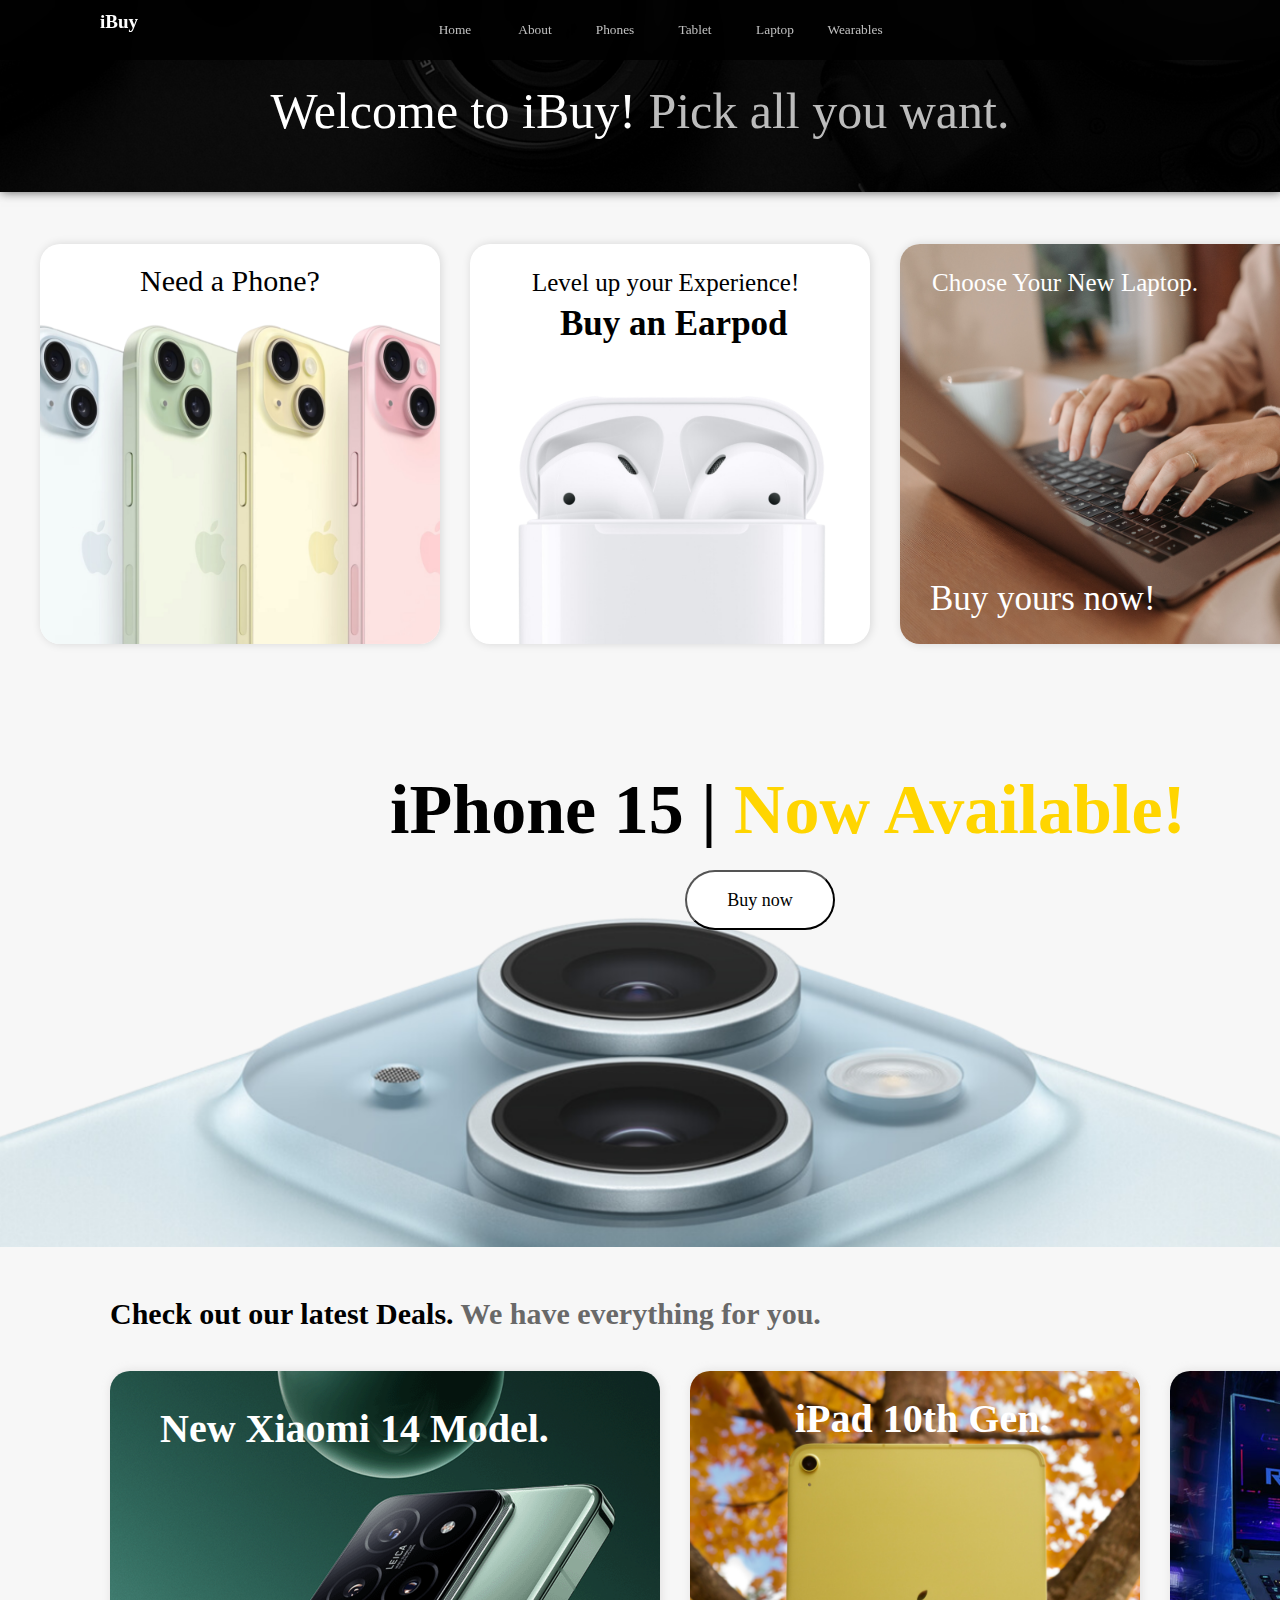
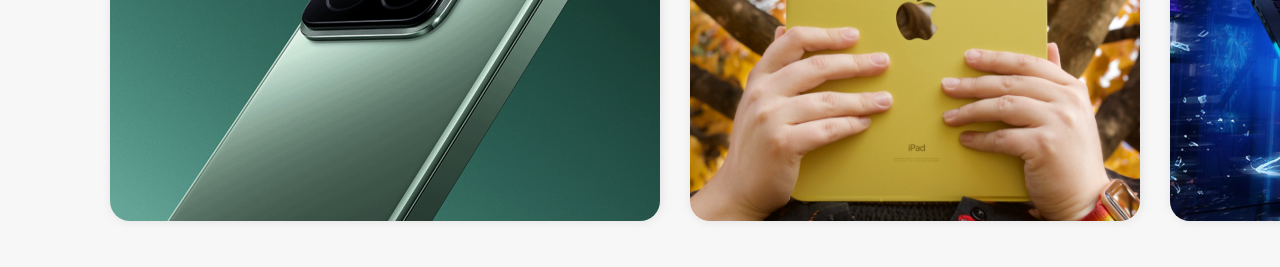
<file: CaseStudy/index.html>
<!DOCTYPE html>
<html lang="en">
<head>
    <meta charset="UTF-8">
    <meta name="viewport" content="width=device-width, initial-scale=1.0">
    <title>Home</title>
    <link rel="stylesheet" type="text/css" href="styleHome.css">
    <script src="JavaScript.js"></script>
</head>
<body id="body2">
    <section>
        <section id="navbar">
            <h1 class="logo">i<span class="logo2">Buy</span></h1>
            <a href="log.html"> <input type="image" class = "logBtn" src="img\log.png"/></a>
            <div class="btnContainer">
                <button class="btn">
                    <p>Home</p>
                </button>
                <button class="btn">
                    <p>About</p>
                </button>
                <button class="btn" onclick= "window.location.href='phone.html#section1'">
                    <p>Phones</p>
                </button>
                <button class="btn" onclick= "window.location.href='phone.html#section2'">
                    <p>Tablet</p>
                </button>
                <button class="btn" onclick= "window.location.href='phone.html#section3'">
                    <p>Laptop</p>
                </button>
                <button class="btn">
                    <p>Wearables</p>
                </button>
            </div>
            <div class="subMenu">
                    
            </div>
        </section>
    </section>
    <section id="sec1">
        <div id="welcomeContainer">
            <h1 class="welcomeTitle">
                Welcome to iBuy!
                <span class="subTitle"> Pick all you want.</span>
            </h1>
        </div>
            <div id="choices1">
                <div class="choice" onclick="goToPhoneShop()">
                    <img class="imgChoices" src="img\HomeImg\1.png">
                    <p class="choiceTitle1">Need a Phone?</p>
                </div>
                <div class="choice">
                    <img class="imgChoices" src="img\HomeImg\4.png">
                    <p class="choiceTitle2">Level up your Experience!</p>
                    <p class="desc2">Buy an Earpod</p>
                </div>
                <div class="choice">
                    <img class="imgChoices" src="img\HomeImg\2.png">
                    <p class="choiceTitle3">Choose Your New Laptop.</p>
                    <p class="desc3">Buy yours now!</p>
                </div>
                <div class="choice">
                    <img class="imgChoices" src="img\HomeImg\3.png">
                    <p class="choiceTitle4">Get a Companion.</p>
                    <p class="desc4">Get a Tablet.</p>
                </div>
                <div class="choice2">
                    <img class="imgChoices" src="img\HomeImg\5.png">
                    <p class="choiceTitle">Earpods</p>
                </div>
            </div>
        
        <p class="hlImg1Title">iPhone 15 | <span class="subTitle2">Now Available!</span></p>
        <div id="highlightDeals">
            <button id="buy1"> Buy now</button>
            <img class="hlImg1" src="img\iPhoneHighlights.png">
        </div>
        <p class="titleDeals">Check out our latest Deals. <span class="subTitle3"> We have everything for you. </span></p>
        <div id="1">
            <div id="containerDeals">
                <div class="deal1">
                    <img class="dealsImg" src="img\HomeImg\xiaomi14.png">
                    <p class="dealDescTitle1"> New Xiaomi 14 Model.</p>
                </div>
                <div class="deal2">
                    <img class="dealsImg2" src="img\HomeImg\iPadNew.png">
                    <p class="dealDescTitle2"> iPad 10th Gen.</p>
                </div>
                <div class="deal3">
                    <img class="dealsImg3" src="img\HomeImg\rogNew.png">
                    <p class="dealDescTitle3"> ASUS ROG Strix</p>
                </div>
                <section class="divider">
                    <div class="deal4">
                        <img class="dealsImg4" src="img\HomeImg\airpodsNew.png">
                    </div>
                    <div class="deal5">
                        <img class="dealsImg4" src="img\HomeImg\watchNew.png">
                    </div>
                </section>
            </div>
        </div>
    </section>
</body>
</html>
</file>
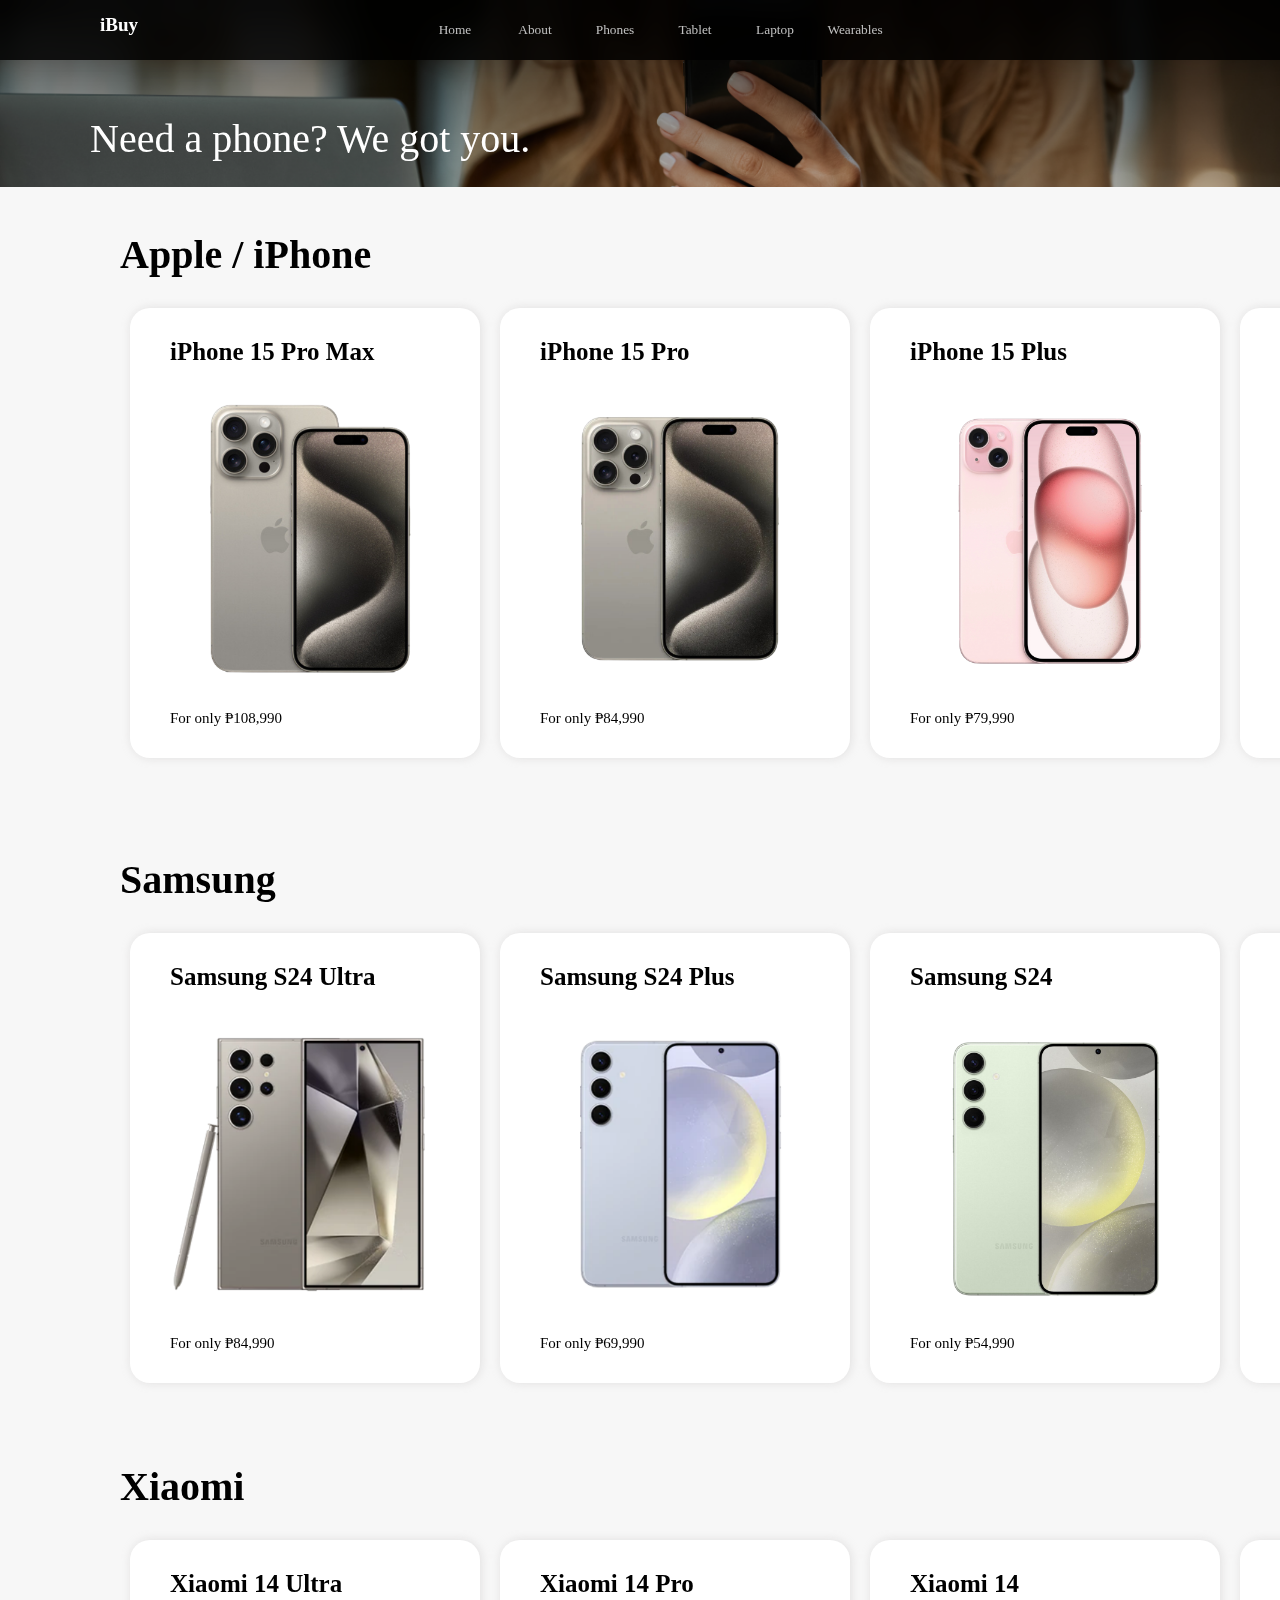
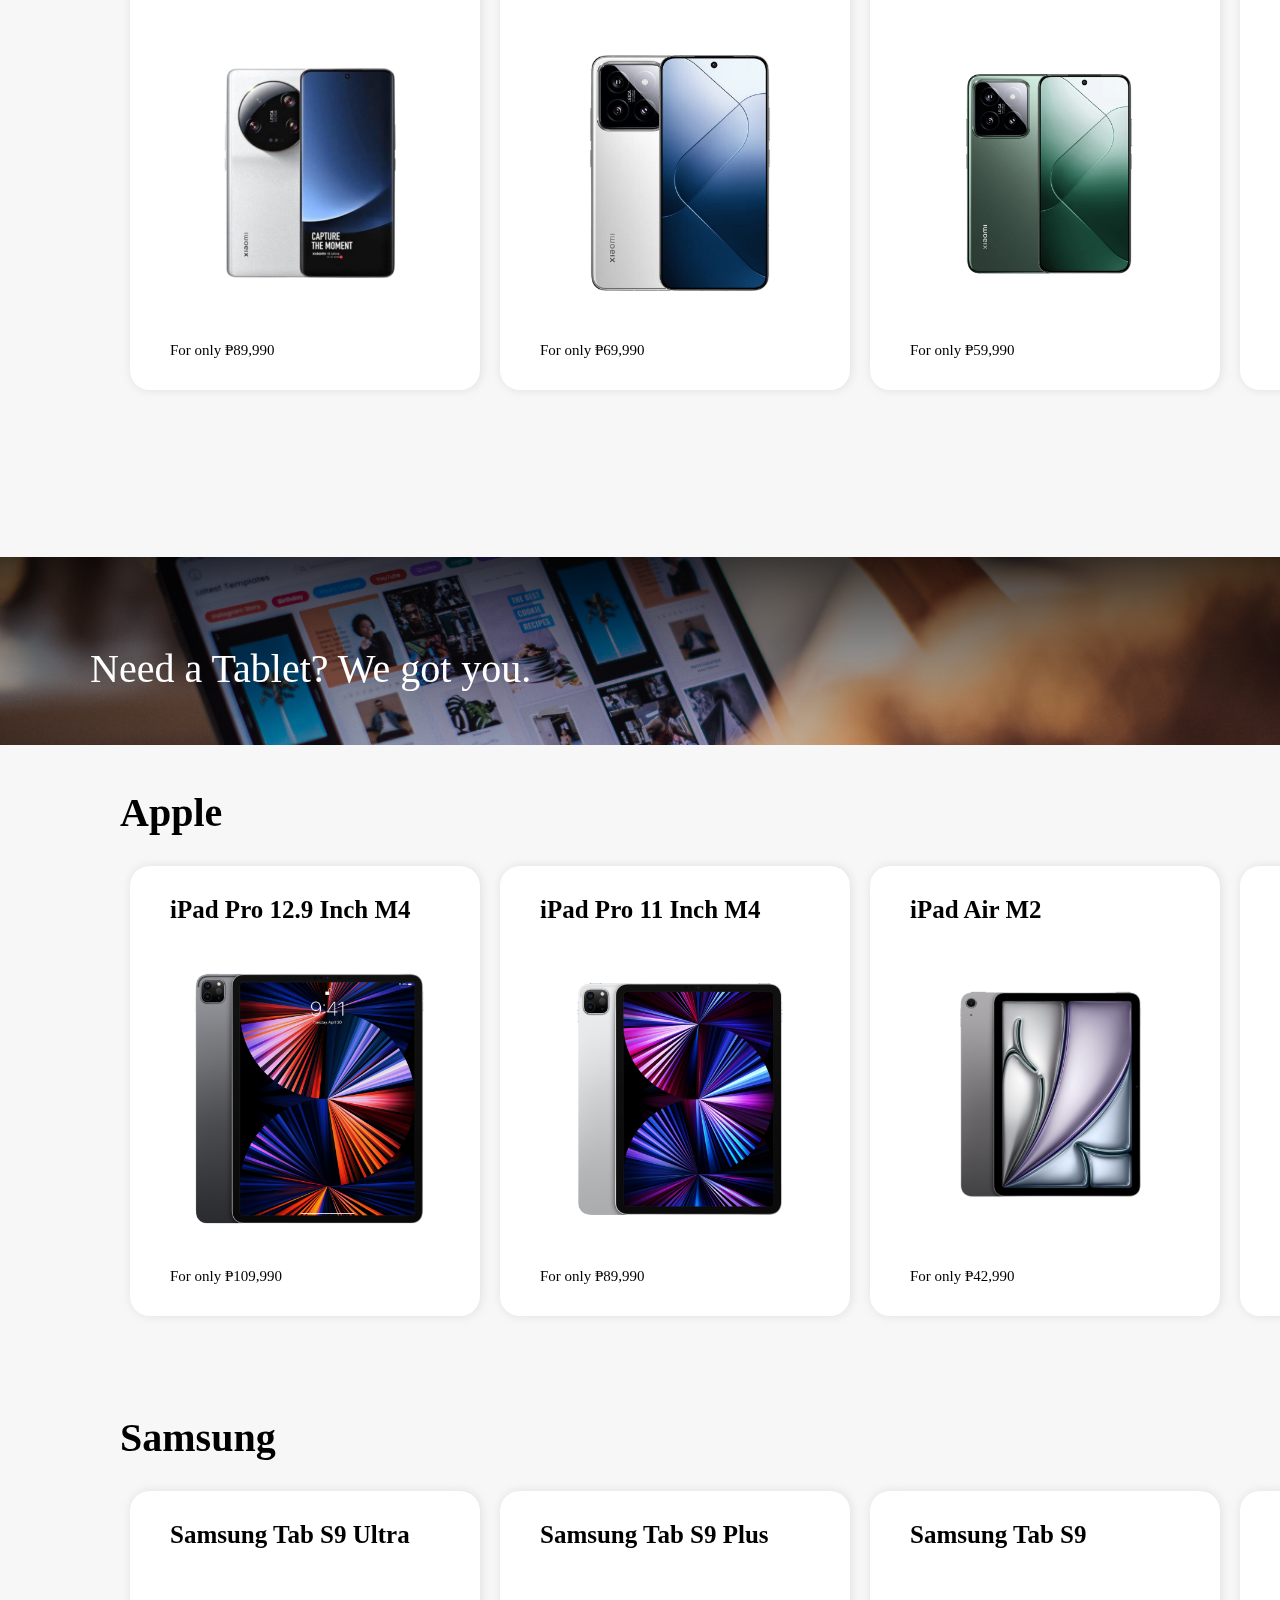
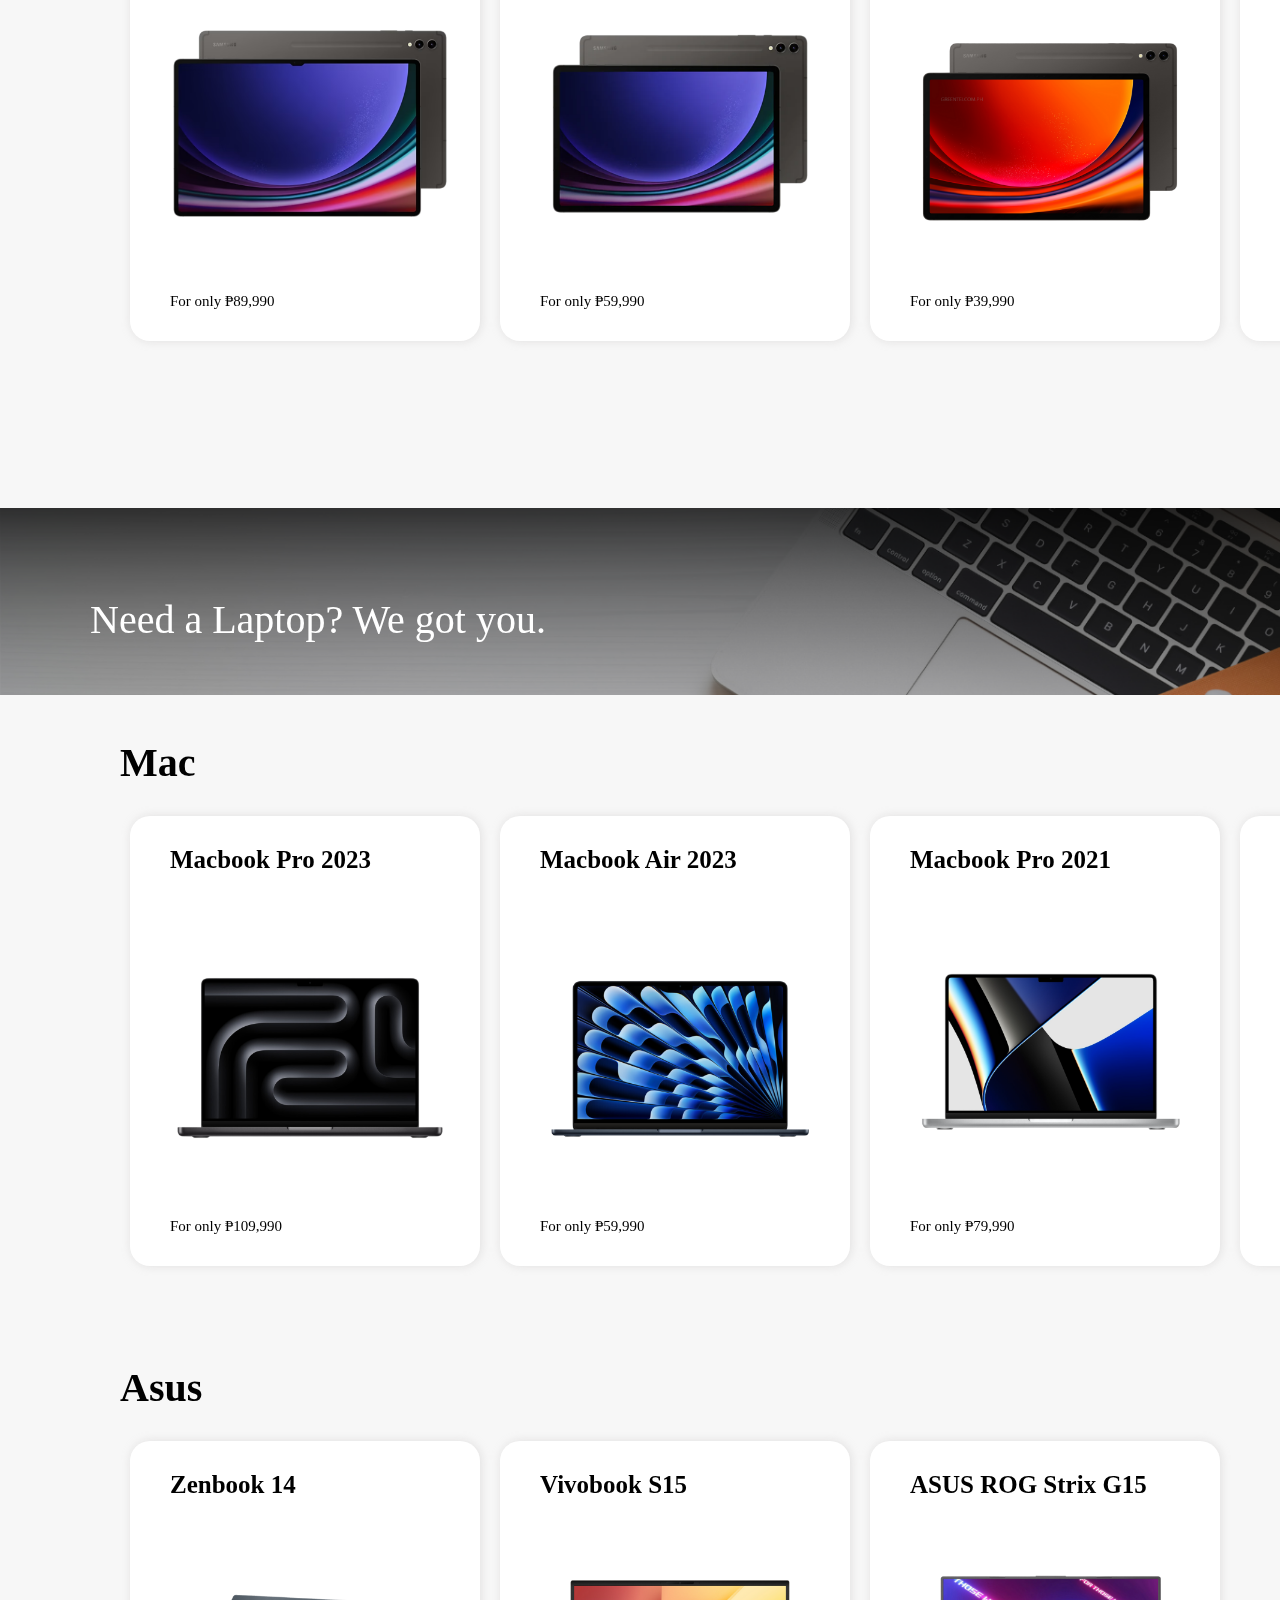
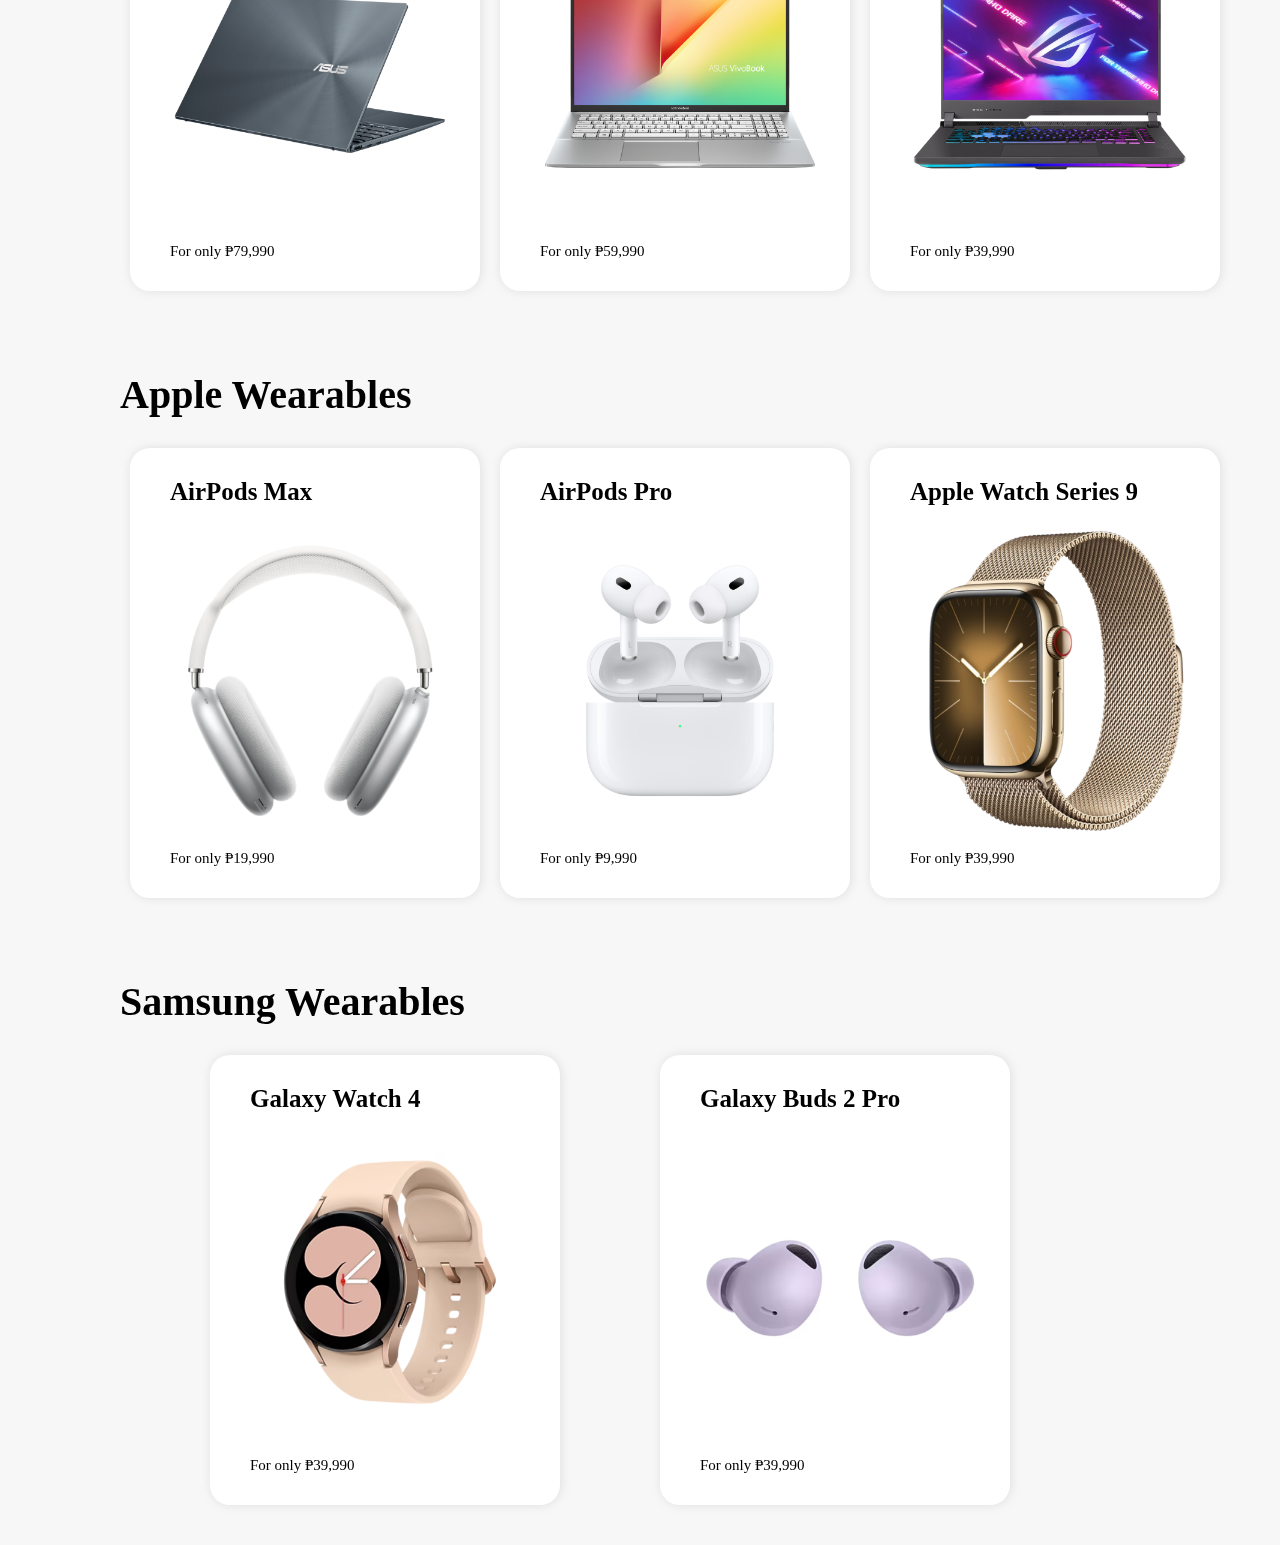
<file: CaseStudy/phone.html>
<!DOCTYPE html>
<html lang="en">
<head>
    <meta charset="UTF-8">
    <meta name="viewport" content="width=device-width, initial-scale=1.0">
    <title>Phone Shop</title>
    <link rel="stylesheet" type="text/css" href="stylePhone.css">
    <script src="JavaScript.js"></script>
</head>
<body id="body1">
    <section>
        <div id="navbar">
            <h1 class="logo">i<span class="logo2">Buy</span></h1>
            <a href="log.html"> <input type="image" class = "logBtn" src="img\log.png"/></a>
            <button class="cart" onclick="addToCart()">
                <img class="cartImg" src="img\cart.png">
            </button>
            <div class="btnContainer">
                <button class="btn" onclick="gotoHome()">
                    <p>Home</p>
                </button>
                <button class="btn">
                    <p>About</p>
                </button>
                <button class="btn" onclick= "window.location.href='#section1'">
                    <p>Phones</p>
                </button>
                <button class="btn" onclick= "window.location.href='#section2'">
                    <p>Tablet</p>
                </button>
                <button class="btn" onclick= "window.location.href='#section3'">
                    <p>Laptop</p>
                </button>
                <button class="btn">
                    <p>Wearables</p>
                </button>
            </div>
            <div class="subMenu">
                    
            </div>
        </div>
    </section>

    <section id="cartContainer">
        <div id="container4">
            <button id="backButton" onclick="exitCart()">
                Back
            </button>
            <div id="itemContainer">
                <h5 class="cartTitle">
                    Your Cart:
                </h5>
                <div id="listContainer">

                </div>
                <div class="totalContainer">
                    <button id="checkOutButton">Check Out</button>
                    <div class="totalPriceTitle">Total Amount: </div>
                    <div class="totalPrice"> 0.00 </div>
                </div>
            </div>
        </div>
    </section>

    <section id="container">
        <div id="addToCart">
            <div id="close" onclick="toggleOff()">
                <div class="shape1"></div>
                <div class="shape2"></div>
            </div>
            <div id="container2">
                <img id="imagePreview"src="img\iPhone15ProMax.png">
            </div>
            <div id="detailContainer">
                <div class="productInfo">
                    <table class="table1">
                        <tr>
                            <th class="priceTitle"> Price: </th>
                            <td id="priceInfo"> </td>
                        </tr>
                    </table>
                    <label class="colorTitle">Color:</label>
                    <label class="storageTitle">Storage:</label>
                    <div id="containerStorage">
                        <button id="stor1" onclick="getStorage(this.id)"> 256GB </button>
                        <button id="stor2" onclick="getStorage(this.id)"> 512GB </button>
                    </div>
                    <div id="colorStorage">
                        <button id="color1" onclick="getColor(this.id)">  </button>
                        <button id="color2" onclick="getColor(this.id)">  </button>
                        <button id="color3" onclick="getColor(this.id)">  </button>
                    </div>
                    <h1 id="Title1">
                        Product
                    </h1>
                </div>
            </div>
            <button class="add" onclick="addtocart1(event);">
                Add To Cart
            </button>
        </div>
    </section>

    <section id="shop-container" class="sho">
        <p class="bannerTitle"> Need a phone? We got you.</p>
        <img id="section1" class="banner" src="img\banner.png">
        <section id="iPhone">
            <button id="next" value="con1" onclick="scrolltoRight(this.id)"> </button>
            <button id="back" value="con1" onclick="scrolltoLeft(this.id)"> </button>
            <p class="iphoneLbl"> Apple / iPhone </p> 
            <div id= "con1"class="phoneContainer1">
                <div class="divider"></div>
                <div id="1" class = "productContainer" onclick="toggle(), collectData(this.id)">
                    <p class="productTitle"> iPhone 15 Pro Max</p>
                    <img class="phoneIMG" src ="img\Phones\Apple\iPhone15ProMax.png">
                    <p class="price">For only ₱108,990</p>
                </div>
                <div id="2" class = "productContainer" onclick="toggle(), collectData(this.id)">
                    <p class="productTitle"> iPhone 15 Pro</p>
                    <img class="phoneIMG" src ="img\Phones\Apple\iphone15pro.png">
                    <p class="price">For only ₱84,990</p>
                </div>
                <div id="3" class = "productContainer" onclick="toggle(), collectData(this.id)">
                    <p class="productTitle"> iPhone 15 Plus</p>
                    <img class="phoneIMG" src ="img\Phones\Apple\iphone15plus.png">
                    <p class="price">For only ₱79,990</p>
                </div>
                <div id="4" class = "productContainer" onclick="toggle(), collectData(this.id)">
                    <p class="productTitle"> iPhone 15</p>
                    <img class="phoneIMG" src ="img\Phones\Apple\iphone15.png">
                    <p class="price">For only ₱69,990</p>
                </div>
                <div id="5" class = "productContainer" onclick="toggle(), collectData(this.id)">
                    <p class="productTitle"> iPhone 14</p>
                    <img class="phoneIMG" src ="img\Phones\Apple\iphone14.png">
                    <p class="price">For only ₱40,990</p>
                </div>
                <div class="divider"></div>
            </div>
        </section>

        <br>

        <section id="Samsung">
            <p class="iphoneLbl"> Samsung </p> 
            <div class="phoneContainer2">
                <div class="divider"></div>
                <div id="6" class = "productContainer" onclick="toggle(), collectData(this.id)">
                    <p class="productTitle"> Samsung S24 Ultra</p>
                    <img class="phoneIMG" src ="img\Phones\Samsung\s24ultra.png">
                    <p class="price">For only ₱84,990</p>
                </div>
                <div id="7" class = "productContainer"  onclick="toggle(), collectData(this.id)">
                    <p class="productTitle"> Samsung S24 Plus</p>
                    <img class="phoneIMG" src ="img/Phones/Samsung/s24plus.png">
                    <p class="price">For only ₱69,990</p>
                </div>
                <div id="8" class = "productContainer" onclick="toggle(), collectData(this.id)">
                    <p class="productTitle"> Samsung S24 </p>
                    <img class="phoneIMG" src ="img/Phones/Samsung/s24.png">
                    <p class="price">For only ₱54,990</p>
                </div>
                <div id="9" class = "productContainer" onclick="toggle(), collectData(this.id)">
                    <p class="productTitle"> Samsung A55</p>
                    <img class="phoneIMG" src ="img\Phones\Samsung\a55.png">
                    <p class="price">For only ₱24,990</p>
                </div>
                <div id="10" class = "productContainer" onclick="toggle(), collectData(this.id)">
                    <p class="productTitle"> Samsung A35</p>
                    <img class="phoneIMG" src ="img\Phones\Samsung\a35.png">
                    <p class="price">For only ₱19,990</p>
                </div>
                <div id="11" class = "productContainer" onclick="toggle(), collectData(this.id)">
                    <p class="productTitle"> Samsung A05</p>
                    <img class="phoneIMG" src ="img\Phones\Samsung\a05.png">
                    <p class="price">For only ₱5,990</p>
                </div>
                <div class="divider"></div>
            </div>

        </section>
        <section id="Xiaomi">
            <p class="iphoneLbl"> Xiaomi </p> 
            <div class="phoneContainer1">
                <div class="divider"></div>
                <div id="36" class = "productContainer" onclick="toggle(), collectData(this.id)">
                    <p class="productTitle"> Xiaomi 14 Ultra</p>
                    <img class="phoneIMG" src ="img\Phones\Xiaomi\Xiaomi 14 Ultra.png">
                    <p class="price">For only ₱89,990</p>
                </div>
                <div id="37" class = "productContainer" onclick="toggle(), collectData(this.id)">
                    <p class="productTitle"> Xiaomi 14 Pro</p>
                    <img class="phoneIMG" src ="img\Phones\Xiaomi\Xiaomi 14 Pro.png">
                    <p class="price">For only ₱69,990</p>
                </div>
                <div id="38" class = "productContainer" onclick="toggle(), collectData(this.id)">
                    <p class="productTitle"> Xiaomi 14</p>
                    <img class="phoneIMG" src ="img\Phones\Xiaomi\Xiaomi 14.png">
                    <p class="price">For only ₱59,990</p>
                </div>
                <div id="39" class = "productContainer" onclick="toggle(), collectData(this.id)">
                    <p class="productTitle"> Redmi Note 13 Pro Ultra 5G </p>
                    <img class="phoneIMG" src ="img\Phones\Xiaomi\Redmi Note 13 Pro Ultra 5G.png">
                    <p class="price">For only ₱49,990</p>
                </div>
                <div id="40" class = "productContainer" onclick="toggle(), collectData(this.id)">
                    <p class="productTitle"> Redmi Note 13 Pro 5G </p>
                    <img class="phoneIMG" src ="img\Phones\Xiaomi\Redmi Note 13 Pro 5G.png">
                    <p class="price">For only ₱40,990</p>
                </div>
                <div id="41" class = "productContainer" onclick="toggle(), collectData(this.id)">
                    <p class="productTitle"> Redmi Note 13 Pro 4G </p>
                    <img class="phoneIMG" src ="img\Phones\Xiaomi\Redmi Note 13 Pro 4G.png">
                    <p class="price">For only ₱40,990</p>
                </div>
                <div id="42" class = "productContainer" onclick="toggle(), collectData(this.id)">
                    <p class="productTitle"> Redmi Note 13 4G </p>
                    <img class="phoneIMG" src ="img\Phones\Xiaomi\Redmi Note 13 4G.png">
                    <p class="price">For only ₱40,990</p>
                </div>
                <div class="divider"></div>
            </div>

            </div>
        </section>

        <p class="bannerTitle2"> Need a Tablet? We got you.</p>
        <img id="section2" class="banner" src="img\banner3.png">

        <section id="AppleTablet">
            <p class="iphoneLbl"> Apple </p> 
            <div class="phoneContainer1">
                <div class="divider"></div>
                <div id="12" class = "productContainer" onclick="toggle(), collectData(this.id)">
                    <p class="productTitle"> iPad Pro 12.9 Inch M4 </p>
                    <img class="phoneIMG" src ="img\Tablets\Apple\iPad Pro 12.9.png">
                    <p class="price">For only ₱109,990</p>
                </div>
                <div id="13" class = "productContainer" onclick="toggle(), collectData(this.id)">
                    <p class="productTitle"> iPad Pro 11 Inch M4 </p>
                    <img class="phoneIMG" src ="img\Tablets\Apple\iPad Pro 11.png">
                    <p class="price">For only ₱89,990</p>
                </div>
                <div id="14" class = "productContainer" onclick="toggle(), collectData(this.id)">
                    <p class="productTitle"> iPad Air M2  </p>
                    <img class="phoneIMG" src ="img\Tablets\Apple\iPad Air 11.png">
                    <p class="price">For only ₱42,990</p>
                </div>
                <div id="15" class = "productContainer" onclick="toggle(), collectData(this.id)">
                    <p class="productTitle"> iPad 10th Generation</p>
                    <img class="phoneIMG" src ="img\Tablets\Apple\iPad 10th Gen.png">
                    <p class="price">For only ₱28,990</p>
                </div>
                <div id="16" class = "productContainer" onclick="toggle(), collectData(this.id)">
                    <p class="productTitle"> iPad Mini 6 </p>
                    <img class="phoneIMG" src ="img\Tablets\Apple\iPad Mini 6.png">
                    <p class="price">For only ₱25,990</p>
                </div>
                <div class="divider"></div>
            </div>
        </section>

        <br>

        <section id="SamsungTablet">
            <p class="iphoneLbl"> Samsung </p> 
            <div class="phoneContainer2">
                <div class="divider"></div>
                <div id="17" class = "productContainer" onclick="toggle(), collectData(this.id)">
                    <p class="productTitle"> Samsung Tab S9 Ultra</p>
                    <img class="phoneIMG" src ="img\Tablets\Samsung\s9 Ultra.png">
                    <p class="price">For only ₱89,990</p>
                </div>
                <div id="18" class = "productContainer"  onclick="toggle(), collectData(this.id)">
                    <p class="productTitle"> Samsung Tab S9 Plus</p>
                    <img class="phoneIMG" src ="img\Tablets\Samsung\s9 Plus.png">
                    <p class="price">For only ₱59,990</p>
                </div>
                <div id="19" class = "productContainer" onclick="toggle(), collectData(this.id)">
                    <p class="productTitle"> Samsung Tab S9 </p>
                    <img class="phoneIMG" src ="img\Tablets\Samsung\Samsung Tab S9.png">
                    <p class="price">For only ₱39,990</p>
                </div>
                <div id="20" class = "productContainer" onclick="toggle(), collectData(this.id)">
                    <p class="productTitle"> Samsung Tab S9 FE </p>
                    <img class="phoneIMG" src ="img\Tablets\Samsung\Samsung Tab s9 FE.png">
                    <p class="price">For only 24,990</p>
                </div>
                <div id="21" class = "productContainer" onclick="toggle(), collectData(this.id)">
                    <p class="productTitle"> Samsung Tab A9+</p>
                    <img class="phoneIMG" src ="img\Tablets\Samsung\Samsung Tab A9+.png">
                    <p class="price">For only ₱19,990</p>
                </div>
                <div id="22" class = "productContainer" onclick="toggle(), collectData(this.id)">
                    <p class="productTitle"> Samsung Tab a9</p>
                    <img class="phoneIMG" src ="img\Tablets\Samsung\Samsung Tab A9.png">
                    <p class="price">For only ₱9,990</p>
                </div>
                <div class="divider"></div>
            </div>
        </section>

        <p class="bannerTitle2"> Need a Laptop? We got you.</p>
        <img id="section3" class="banner" src="img\banner2.png">
        <section id="MacApple">
            <p class="iphoneLbl"> Mac </p> 
            <div class="phoneContainer1">
                <div class="divider"></div>
                <div id="23" class = "productContainer" onclick="toggle(), collectData(this.id)">
                    <p class="productTitle"> Macbook Pro 2023 </p>
                    <img class="phoneIMG" src ="img\Laptops\Apple\Macbook Pro M3 2023.png">
                    <p class="price">For only ₱109,990</p>
                </div>
                <div id="24" class = "productContainer" onclick="toggle(), collectData(this.id)">
                    <p class="productTitle"> Macbook Air 2023 </p>
                    <img class="phoneIMG" src ="img\Laptops\Apple\Macbook Air M3 2023.png">
                    <p class="price">For only ₱59,990</p>
                </div>
                <div id="25" class = "productContainer" onclick="toggle(), collectData(this.id)">
                    <p class="productTitle"> Macbook Pro 2021 </p>
                    <img class="phoneIMG" src ="img\Laptops\Apple\Macbook Pro M1 2021.png">
                    <p class="price">For only ₱79,990</p>
                </div>
                <div id="26" class = "productContainer" onclick="toggle(), collectData(this.id)">
                    <p class="productTitle"> Macbook Air 2021</p>
                    <img class="phoneIMG" src ="img\Laptops\Apple\Macbook Air M1 2021.png">
                    <p class="price">For only ₱39,990</p>
                </div>
                <div id="27" class = "productContainer" onclick="toggle(), collectData(this.id)">
                    <p class="productTitle"> Mac Mini </p>
                    <img class="phoneIMG" src ="img\Laptops\Apple\Mac Mini.png">
                    <p class="price">For only ₱30,990</p>
                </div>
                <div class="divider"></div>
            </div>
        </section>

        <br>

        <section id="AsusLaptops">
            <p class="iphoneLbl"> Asus </p> 
            <div class="phoneContainer1">
                <div class="divider"></div>
                <div id="28" class = "productContainer" onclick="toggle(), collectData(this.id)">
                    <p class="productTitle">Zenbook 14</p>
                    <img class="phoneIMG" src ="img\Laptops\Asus\Zenbook 14.png">
                    <p class="price">For only ₱79,990</p>
                </div>
                <div id="29" class = "productContainer"  onclick="toggle(), collectData(this.id)">
                    <p class="productTitle">Vivobook S15</p>
                    <img class="phoneIMG" src ="img\Laptops\Asus\Vivbook S15.png">
                    <p class="price">For only ₱59,990</p>
                </div>
                <div id="30" class = "productContainer" onclick="toggle(), collectData(this.id)">
                    <p class="productTitle"> ASUS ROG Strix G15 </p>
                    <img class="phoneIMG" src ="img\Laptops\Asus\Asus ROG Strix G15.png">
                    <p class="price">For only ₱39,990</p>
                </div>
                <div class="divider"></div>
            </div>
        </section>

        <section id="AppleWearables">
            <p class="iphoneLbl"> Apple Wearables </p> 
            <div class="phoneContainer1">
                <div class="divider"></div>
                <div id="31" class = "productContainer" onclick="toggle(), collectData(this.id)">
                    <p class="productTitle">AirPods Max</p>
                    <img class="phoneIMG" src ="img\Wearables\AirPods Max.png">
                    <p class="price">For only ₱19,990</p>
                </div>
                <div id="32" class = "productContainer"  onclick="toggle(), collectData(this.id)">
                    <p class="productTitle">AirPods Pro </p>
                    <img class="phoneIMG" src ="img\Wearables\AirPods Pro 2nd Generation.png">
                    <p class="price">For only ₱9,990</p>
                </div>
                <div id="33" class = "productContainer" onclick="toggle(), collectData(this.id)">
                    <p class="productTitle"> Apple Watch Series 9 </p>
                    <img class="phoneIMG" src ="img\Wearables\Apple Watch Series 9.png">
                    <p class="price">For only ₱39,990</p>
                </div>
                <div class="divider"></div>
            </div>
        </section>

        <section id="SamsungWearables">
            <p class="iphoneLbl"> Samsung Wearables </p> 
            <div class="phoneContainer2">
                <div class="divider"></div>
                <div id="34" class = "productContainer" onclick="toggle(), collectData(this.id)">
                    <p class="productTitle"> Galaxy Watch 4 </p>
                    <img class="phoneIMG" src ="img\Wearables\Galaxy Watch 4.png">
                    <p class="price">For only ₱39,990</p>
                </div>
                <div id="35" class = "productContainer" onclick="toggle(), collectData(this.id)">
                    <p class="productTitle"> Galaxy Buds 2 Pro </p>
                    <img class="phoneIMG" src ="img\Wearables\Galaxy Buds2 Pro.png">
                    <p class="price">For only ₱39,990</p>
                </div>
                <div class="divider"></div>
            </div>
        </section>

    </section>
</body>
</html>
</file>
<file: CaseStudy/styleHome.css>
#body2{
    margin: 0;    
    background-color: #f7f7f7; 
    overflow: visible;
    overflow-x: hidden;
}

/* Styling for the welcome banner or header in Home HTML */

#welcomeContainer{
    top: -2px;
    position: relative;
    align-items: center;
    text-align: center;
    justify-content: center;
    height: 200px;
    background-image: url("img/bgWelcome.png");
    margin-top: -40px;
    box-shadow: 1px 0px 10px rgba(0, 0, 0, 0.641);
}

.welcomeTitle{
    color: white;
    font-weight: 100;
    font-family: SF Pro Regular;
    position: relative;
    font-size: 50px;
    top: 90px;
}

.subTitle{
    font-weight: 100;
    color: #bcbcbc;
}

#shop-container {
    filter: blur(0px);
    pointer-events:all;
    transition: 0.5s ease-in-out;
}

#choices1{
    height: 500px;
    align-items: center;
    display: grid;
    grid-auto-flow: column;
    grid-auto-columns: 430px;
    -ms-overflow-style: none; /* for Internet Explorer, Edge */
    scrollbar-width: none; /* for Firefox */
    overflow-y: scroll;
}

.choice{
    margin-left: 40px;
    position: relative;
    justify-content: center;
    width: 400px;
    height: 400px;
    border-radius: 20px;
    background-color: white;
    box-shadow: 1px 0px 10px #00000022;
    transition: 0.3s ease-in-out;
}

.choice2{
    margin-left: 40px;
    position: relative;
    justify-content: center;
    width: 400px;
    height: 400px;
    border-radius: 20px;
    background-color: white;
    box-shadow: 1px 0px 10px #00000022;
    transition: 0.3s ease-in-out;
    margin-right: 110px;
}

.imgChoices{
    width: 400px;
    height: 400px;
    border-radius: 20px;
    cursor: pointer;
}

.choiceTitle1{
    text-align: center;
    position: absolute;
    color: rgb(0, 0, 0);
    font-size: 30px;
    top: -10px;
    left: 100px;
    font-family: SF Pro Semibold;
    cursor:pointer;
}

.choiceTitle2{
    text-align: center;
    position: absolute;
    color: rgb(0, 0, 0);
    font-size: 25px;
    top: 0px;
    left: 62px;
    font-family: SF Pro Semibold;
    cursor:pointer;
}

.choiceTitle3{
    text-align: center;
    position: absolute;
    color: rgb(255, 255, 255);
    font-size: 25px;
    top: 0px;
    left: 32px;
    font-family: SF Pro Semibold;
    cursor:pointer;
}

.choiceTitle4{
    text-align: center;
    position: absolute;
    color: rgb(255, 255, 255);
    font-size: 25px;
    top: 0px;
    left: 32px;
    font-family: SF Pro Semibold;
    cursor:pointer;
}

.desc2{
    text-align: center;
    position: absolute;
    color: rgb(0, 0, 0);
    font-size: 35px;
    top: 25px;
    left: 90px;
    font-family: SF Pro Semibold;
    font-weight: 600;
    cursor:pointer;
}

.desc3{
    text-align: center;
    position: absolute;
    color: rgb(255, 255, 255);
    font-size: 35px;
    top: 300px;
    left: 30px;
    font-family: SF Pro Semibold;
    cursor:pointer;
}

.desc4{
    text-align: center;
    position: absolute;
    color: rgb(255, 255, 255);
    font-size: 35px;
    top: 300px;
    left: 180px;
    font-family: SF Pro Semibold;
    cursor:pointer;
}



#choices1 div:hover {
    transform: scale(1.04);
 }


/* Styling for the navbar */


#navbar{
    position: fixed;
    width: 100%;
    top: 0;
    background: rgba(0, 0, 0, 0.833);
    box-shadow: 0 4px 30px rgba(0, 0, 0, 0.1);
    backdrop-filter: blur(9.4px);
    -webkit-backdrop-filter: blur(9.4px);
    z-index: 13;
}

.btnContainer {
    width: max;
    height: 60px;
    justify-content: center;
    display: grid;
    grid-auto-flow: column;
    grid-auto-columns: 80px;
}

.btn {
    position: relative;
    width: auto;
    display: flex;
    align-items: center;
    justify-content: center;
    margin-left:30px;
}

.btn:hover{
    font-weight:600;
    color: #e5e5e5;
}

.btnContainer button {
    font-family: SF Pro Regular;
    border: 0;
    color: rgb(192, 192, 192);
    background-color: transparent;
    transition: ease-in-out;
    transition-timing-function: linear;
}

.logo {
    position: absolute;
    width: 60px;
    height: 60px;
    left: 100px;
    font-size: 19px;
    top: -2px;
    color: white;
    font-family: SF Pro;
    cursor:default;
}

.logBtn {
    position: absolute;
    width: 30px;
    height: 30px;
    border-radius: 100%;
    border: 0;
    top: 15px;
    left: 1390px;
}

#highlightDeals {
    justify-content: center;
    display: grid;
}

.hlImg1 {
    top: 10px;
    width: 100%;
    position: relative;
    animation: changePhoto ease 1s;
    animation-iteration-count: 1;
    animation-fill-mode: forwards;
}

.hlImg1Title{
    color: black;
    position: absolute;
    font-weight: 600;
    font-size: 70px;
    font-family: SF Pro Regular;
    top: 700px;
    left: 390px;
}

.subTitle2{
    color: #ffd500;
}

#buy1{
    position: absolute;
    font-family: SF Pro Regular;
    font-size: large;
    color: rgb(0, 0, 0);
    width: 150px;
    height: 60px;
    background-color: #ffffff;
    border-radius: 50px;
    top: 870px;
    left: 685px;
    z-index: 10;
    transition: 0.2s ease-in-out;
}

#buy1:hover{
    background-color: #3b3bfe;
    border: none;
    color: white;
}

.hlImg2 {
    top: 500px;
    width: 100%;
    position: relative;
    animation: changePhoto ease 1s;
    animation-iteration-count: 1;
    animation-fill-mode: forwards;
}

@keyframes changePhoto {
    0% {
        opacity: 0;
    }
    100% {
        opacity: 1;
    }
}

.Container1 {
    position: absolute;
    width: 100px;
    height: 100px;
    z-index: 9;
    top: 350px;
    left: 80px;
}

.Container1 .btnNext {
    width: 80px;
    height: 80px;
    border-radius: 100%;
    border: 0;
    opacity: 0.4;
}

.Container2 {
    position: absolute;
    width: 100px;
    height: 100px;
    z-index: 9;
    top: 350px;
    left: 1375px;
}

.Container2 .btnBack {
    width: 80px;
    height: 80px;
    border-radius: 100%;
    border: 0;
    opacity: 0.4;
}

.LabelShop {
    font-family: SF Pro Regular;
    font-size: 25px;
    font-weight: 600;
    margin-top: 50px;
    margin-left: 100px;
}

.iphoneLbl {
    font-family: Poppins, sans-serif;
    font-size: 40px;
    font-weight: 600;
    margin-left: 120px;
}

.banner{
    width:auto
}

.titleDeals{
    font-family: SF Pro;
    font-weight: bold;
    position: relative;
    top: 30px;
    left: 110px;
    font-size: 30px;
}

.subTitle3{
    color: #696969;
}

#containerDeals{
    height: 530px;
    align-items: center;
    display: grid;
    grid-auto-flow: column;
    -ms-overflow-style: none; /* for Internet Explorer, Edge */
    scrollbar-width: none; /* for Firefox */
    overflow-y: scroll;
}

#containerDeals div:hover {
    transform: scale(1.04);
 }


#containerDeals::-webkit-scrollbar {
    display: none;
}

.dealsImg{
    border-radius: 20px;
    width: 550px;
    height: 450px;
}

.dealsImg2{
    border-radius: 20px;
    width: 450px;
    height: 450px;
}

.dealsImg3{
    border-radius: 20px;
    width: 650px;
    height: 450px;
}

.dealsImg4{
    border-radius: 20px;
    width: 300px;
    height: 215px;
}

.dealDescTitle1{
    position: relative;
    font-family: SF Pro Regular;
    font-weight: 600;
    left: 50px;
    top: -460px;
    z-index: 9;
    color: white;
    font-size: 40px;
    cursor:default;
}

.dealDescTitle2{
    position: relative;
    font-family: SF Pro Regular;
    font-weight: 600;
    left: 105px;
    top: -470px;
    z-index: 9;
    color: white;
    font-size: 40px;
    cursor:default;
}

.dealDescTitle3{
    position: relative;
    font-family: SF Pro Regular;
    font-weight: 600;
    left: 295px;
    top: -470px;
    z-index: 9;
    color: white;
    font-size: 40px;
    cursor:default;
}
.deal1{
    margin-left: 110px;
    width: 550px;
    height: 450px;
    border-radius: 20px;
    background-color: white;
    box-shadow: 1px 0px 10px #c0bfbf6a;
    transition: transform ease-in-out 0.3s;
}

.deal2{
    margin-left: 30px;
    width: 450px;
    height: 450px;
    border-radius: 20px;
    background-color: white;
    box-shadow: 1px 0px 10px #c0bfbf6a;
    transition: transform ease-in-out 0.3s;
}

.deal3{
    margin-left: 30px;
    width: 650px;
    height: 450px;
    border-radius: 20px;
    background-color: white;
    box-shadow: 1px 0px 10px #c0bfbf6a;
    transition: transform ease-in-out 0.3s;
}

.divider{
    display: grid;
    grid-template-rows: 235px;
    margin-right: 110px;
}

.deal4{
    margin-left: 30px;
    width: 300px;
    height: 215px;
    border-radius: 20px;
    background-color: white;
    box-shadow: 1px 0px 10px #c0bfbf6a;
    transition: transform ease-in-out 0.3s;
}

.deal5{
    margin-left: 30px;
    width: 300px;
    height: 215px;
    border-radius: 20px;
    background-color: white;
    box-shadow: 1px 0px 10px #c0bfbf6a;
    transition: transform ease-in-out 0.3s;
}
</file>
<file: CaseStudy/stylePhone.css>
#body1{
    margin: 0;
    background-color: #f7f7f7; 
    overflow: visible;
    overflow-x: hidden;
}

#shop-container {
    filter: blur(0px);
    pointer-events:all;
    transition: 0.5s ease-in-out;
}

/* Styling for the navbar */


#navbar{
    position: fixed;
    width: 100%;
    top: 0;
    background: rgba(0, 0, 0, 0.833);
    box-shadow: 0 4px 30px rgba(0, 0, 0, 0.1);
    backdrop-filter: blur(9.4px);
    -webkit-backdrop-filter: blur(9.4px);
    z-index: 13;
}

.btnContainer {
    width: max;
    height: 60px;
    justify-content: center;
    display: grid;
    grid-auto-flow: column;
    grid-auto-columns: 80px;
}

.btn {
    position: relative;
    width: auto;
    display: flex;
    align-items: center;
    justify-content: center;
    margin-left:30px;
}

.btn:hover{
    font-weight:600;
    color: #e5e5e5;
}

.btnContainer button {
    font-family: SF Pro Regular;
    border: 0;
    color: rgb(192, 192, 192);
    background-color: transparent;
    transition: ease-in-out;
    transition-timing-function: linear;
}

.logo {
    position: absolute;
    width: 60px;
    height: 60px;
    left: 100px;
    top: 1px;
    font-size: 19px;
    color: white;
    font-family: SF Pro;
    cursor:default;
}

.logBtn {
    position: absolute;
    width: 30px;
    height: 30px;
    border-radius: 100%;
    border: 0;
    top: 15px;
    left: 1390px;
}

#highlightDeals {
    justify-content: center;
    display: grid;
}

/* #hlImg {
    top: 10px;
    position: relative;
    border-radius: 30px;
    max-width: 95%;
    height: auto;
    margin-left: auto;
    margin-right: auto;

    animation: changePhoto ease 3s;
    animation-iteration-count: 1;
    animation-fill-mode: forwards;
} */

.Container1 {
    position: absolute;
    width: 100px;
    height: 100px;
    z-index: 9;
    top: 350px;
    left: 80px;
}

.Container1 .btnNext {
    width: 80px;
    height: 80px;
    border-radius: 100%;
    border: 0;
    opacity: 0.4;
}

.Container2 {
    position: absolute;
    width: 100px;
    height: 100px;
    z-index: 9;
    top: 350px;
    left: 1375px;
}

.Container2 .btnBack {
    width: 80px;
    height: 80px;
    border-radius: 100%;
    border: 0;
    opacity: 0.4;
}

.iphoneLbl {
    font-family: SF Pro Regular;
    font-size: 40px;
    font-weight: 600;
    margin-left: 120px;
}

.banner{
    width: 100%;
}

.bannerTitle{
    position: absolute;
    top: 75px;
    font-family: SF Pro Regular;
    font-size: 40px;
    left: 90px;
    color: white;
}

.bannerTitle2{
    position: relative;
    font-family: SF Pro Regular;
    font-size: 40px;
    left: 90px;
    color: white;
    top: 175px;
    font-family: SF Pro Regular;
    font-size: 40px;
    left: 90px;
    color: white;
}

#next{
    position: fixed;
    opacity: 0;
    width: 50px;
    height: 50px;
    border: none;
    border-radius: 50px;
    background: rgba(0, 0, 0, 0.616);
    box-shadow: 0 4px 30px rgba(0, 0, 0, 0.1);
    backdrop-filter: blur(9.4px);
    -webkit-backdrop-filter: blur(9.4px);
    left: 1450px;
    top: 590px;
    z-index: 15;
    cursor: pointer;
    transition: 0.3s ease-in-out;
}

#back{
    position: fixed;
    opacity: 0;
    width: 50px;
    height: 50px;
    border: none;
    border-radius: 50px;
    background: rgba(0, 0, 0, 0.616);
    box-shadow: 0 4px 30px rgba(0, 0, 0, 0.1);
    backdrop-filter: blur(9.4px);
    -webkit-backdrop-filter: blur(9.4px);
    left: 40px;
    top: 590px;
    z-index: 15;
    cursor: pointer;
    transition: 0.3s ease-in-out;
}

.phoneContainer1 {
    margin-top: -50px;
    height: 530px;
    align-items: center;
    display: grid;
    grid-auto-flow: column;
    -ms-overflow-style: none; /* for Internet Explorer, Edge */
    scrollbar-width: none; /* for Firefox */
    overflow-y: scroll;
    scroll-behavior: smooth;

}

#iPhone:hover > #back{
    opacity: 1;
    transition: 0.5s ease-in-out;
}

#iPhone:hover > #next{
    opacity: 1;
    transition: 0.5s ease-in-out;
}

.phoneContainer1::-webkit-scrollbar {
    display: none;
}

.phoneIMG{
    margin-left: 30px;
    width: 300px;
    height: 300px;
}

.productContainer{
    margin-left: 20px;
    width: 350px;
    height: 450px;
    border-radius: 20px;
    background-color: white;
    box-shadow: 1px 0px 10px #c0bfbf6a;
    transition: transform ease-in-out 0.3s;
}

.phoneContainer1 div:hover {
    transform: scale(1.04);
 }

 .divider{
    width: 110px;
 }
 
 .divider2{
    width: 10px;
 }

 .price {
    font-size: 15px;
    font-family: SF Pro Regular;
    margin-left: 40px;
 }

 .productTitle{
    font-family: SF Pro Regular;
    font-weight:600;
    font-size: 25px;
    margin-top: 30px;
    margin-left: 40px;
}

 .phoneContainer2 {
    margin-top: -50px;
    height: 530px;
    align-items: center;
    display: grid;
    grid-auto-flow: column;
    -ms-overflow-style: none; /* for Internet Explorer, Edge */
    scrollbar-width: none; /* for Firefox */
    overflow-y: scroll;
}

.phoneContainer3 {
    margin-top: -50px;
    height: 530px;
    align-items: center;
    display: grid;
    grid-auto-flow: column;
    -ms-overflow-style: none; /* for Internet Explorer, Edge */
    scrollbar-width: none; /* for Firefox */
    overflow-y: scroll;
}

.phoneContainer2::-webkit-scrollbar {
    display: none;
  }

.S24Plus {
    margin-left: 20px;
    width: 350px;
    height: 450px;
    border-radius: 20px;
    background-color: white;
    box-shadow: 1px 0px 10px #c0bfbf6a;
    transition: transform ease 0.3s;
}

.S24Ultra {
    margin-left: 110px;
    width: 350px;
    height: 450px;
    border-radius: 20px;
    background-color: white;
    box-shadow: 1px 0px 10px #c0bfbf6a;
    transition: transform ease 0.3s;
}

.S24 {
    margin-left: 20px;
    width: 350px;
    height: 450px;
    border-radius: 20px;
    background-color: white;
    box-shadow: 1px 0px 10px #c0bfbf6a;
    transition: transform ease 0.3s;
}

.A55 {
    margin-left: 20px;
    width: 350px;
    height: 450px;
    border-radius: 20px;
    background-color: white;
    box-shadow: 1px 0px 10px #c0bfbf6a;
    transition: transform ease 0.3s;
}

.A35 {
    margin-left: 20px;
    width: 350px;
    height: 450px;
    border-radius: 20px;
    background-color: white;
    box-shadow: 1px 0px 10px #c0bfbf6a;
    transition: transform ease 0.3s;
}

.A05 {
    margin-left: 20px;
    width: 350px;
    height: 450px;
    border-radius: 20px;
    background-color: white;
    box-shadow: 1px 0px 10px #c0bfbf6a;
    transition: transform ease 0.3s;
}
 

.phoneContainer2 div:hover {
    transform: scale(1.03);
 }

 #container{
    height: 100%;
    width: 100%;
    display: flex;
    justify-content: center;
    z-index: 9;
 }

 #addToCart{
    margin-top: 100px;
    position: fixed;
    display: none;
    width: 650px;
    height: 400px;
    border-radius: 20px;
    background-color: white;
    box-shadow: 1px 0px 10px #c0bfbf6a;
    animation: animShift ease 0.4s;
    animation-iteration-count: 1;
    animation-fill-mode: forwards;
    z-index: 9;
}

@keyframes animShift {
    0% {
        opacity: 0;
    }
    100% {
        opacity: 1;
    }
}

@keyframes animShiftOut {
    0% {
        opacity: 1;
    }
    100% {
        opacity: 0;
    }
}

#close{
    left: -10px;
    top: -10px;
    position: absolute;
    display: flex;
    justify-content: center;
    align-items: center;
    height: 30px;
    width: 30px;
    z-index: 10;
    border-radius: 100%;
    background-color: rgb(255, 225, 0);
    box-shadow: 1px 0px 10px #00000095;
    transition: 0.2s ease-in-out;
}

#close:hover{
    transform: scale(1.1);
}

.shape1{
    position: absolute;
    width: 20px;
    height: 3px;
    background-color: rgb(0, 0, 0);
    z-index: 9;
    transform: rotate(45deg);
}

.shape2{
    position: absolute;
    width: 20px;
    height: 3px;
    background-color:rgb(0, 0, 0);
    z-index: 9;
    transform: rotate(130deg);
}

#container2 {
    margin-top: 25px;
    margin-left: 25px;
    position: absolute;
    width: 300px;
    height: 350px;
    border-radius: 20px;
    background-color: rgb(245, 245, 245);
}

.add{
    font-family: SF Pro Regular;
    position: absolute;
    top: 340px;
    left: 400px;
    height: 30px;
    width: 200px;
    align-items: center;
    justify-content: center;
    border: none;
    border-radius: 10px;
    transition: 0.1s ease-in-out ;
    z-index: 12;
}

.add:hover {
    box-shadow: 1px 0px 10px #0000000b;
    transform: scale(1.02);
    color: rgb(255, 255, 255);
    font-weight: bold;
    background-color: dimgrey;
}

#phoneContainer3 {
    height: 430px;
    align-items: center;
    margin-left: 80px;
    display: grid;
    grid-auto-flow: column;
    -ms-overflow-style: none; /* for Internet Explorer, Edge */
    scrollbar-width: none; /* for Firefox */
    overflow-y: scroll;
}

#phoneContainer3::-webkit-scrollbar {
    display: none;
  }

.box {
    margin-left: 30px;
    width: 350px;
    height: 400px;
    border-radius: 20px;
    background-color: white;
    box-shadow: 1px 0px 10px #c0bfbf6a;
    transition: transform ease 0.3s;
}

.productInfo {
    position: absolute;
    left: 330px;
    top: 20px;
    display: flex;
    margin-top: 5px;
    position: absolute;
    width: 300px;
    height: 350px;
    justify-content: center;
}

#Title1{
    font-family: SF Pro Regular;
    left: 350px;
    top: 10px;
    z-index: 10;
}

#imagePreview{
    width: 300px;
    position: absolute;
    top: 30px;
}

.table1{
    position: absolute;
    top: 250px;
    left: 40px;
}

.priceTitle{
    font-family: SF Pro Regular;
    font-weight: bold;
}

#priceInfo{
    font-family: SF Pro Regular;
}

.colorTitle{
    position: absolute;
    font-family: SF Pro Regular;
    font-weight: bold;
    top: 70px;
    left: 40px;
}

.storageTitle{
    position: absolute;
    font-family: SF Pro Regular;
    font-weight: bold;
    top: 110px;
    left: 40px;
}

#containerStorage{
    position: absolute;
    top: 150px;
    left: 40px;
    width: 250px;
    height: 80px;
    display: grid;
    grid-auto-flow: column;
    z-index: 11;
}

#stor1{
    border: none;
    border-radius: 10px;
    transition: 0.3s ease-in-out;
    font-family: Poppins, sans-serif;
    background-color: #e5e5e5;
}

#stor2{
    border: none;
    border-radius: 10px;
    margin-left: 20px;
    transition: 0.3s ease-in-out;
    font-family: Poppins, sans-serif;
    background-color: #e5e5e5;
}

#stor1:hover {
    box-shadow: 1px 0px 10px #0000006a;
    background-color: transparent;
}

#stor2:hover {
    box-shadow: 1px 0px 10px #0000006a;
    background-color: transparent;
}

#colorStorage{
    position: absolute;
    left: 110px;
    top: 70px;
    height: 30px;
    z-index: 14;
    display: grid;
    grid-auto-flow: column;
    grid-auto-columns: 25px;
}

#color1{
    height: 20px;
    width: 20px;
    border: none;
    border-radius: 100%;
    transition: 0.03s ease-in-out;
}

#color2{
    height: 20px;
    width: 20px;
    border: none;
    border-radius: 100%;
    transition: 0.03s ease-in-out;
}

#color3{
    height: 20px;
    width: 20px;
    border: none;
    border-radius: 100%;
    transition: 0.03s ease-in-out;
}

#color1:hover, #color2:hover, #color3:hover {
    box-shadow: 1px 0px 10px #0000003f;
}

.cart{
    position: absolute;
    border: none;
    border-radius: 50%;
    width: 28px;
    height: 28px;
    left: 1330px;
    top: 15px;
    background-color: transparent;
}

#container4{
    top: -1px;
    display: none;
    left: 1150px;
    position: fixed;
    width: 400px;;
    height: 100vh;
    background: rgba(255, 255, 255, 0.833);
    box-shadow: 0 4px 30px rgba(0, 0, 0, 0.1);
    backdrop-filter: blur(9.4px);
    -webkit-backdrop-filter: blur(9.4px);
    z-index: 13;
    box-shadow: 1px 0px 10px #0000003f;
    animation: enter 1s ease-in-out;
}

@keyframes enter {
    from{
        transform: translateX(400px);
    }
    to {
        transform: translateX(0px);
    }
}

@keyframes out {
    from{
        transform: translateX(0px);
    }
    to {
        transform: translateX(400px);
    }
}

#backButton{
    position: absolute;
    width: 100px;
    height: 30px;
    left: 237px;
    top: 26px;
    border: none;
    border-radius: 20px;
    background-color: rgba(128, 128, 128, 0.218);
    font-size: 17px;
    font-family: Poppins, sans-serif;
    color: rgb(0, 0, 0);
    transition: 0.2s ease-in-out;
}

#backButton:hover{
    background-color: grey;
    transform: scale(1.1);
}

.cartTitle{
    position: absolute;
    left: 30px;
    top: -30px;
    font-size: 30px;
    font-family: SF Pro Regular;
}

.cartImg{
    width: 28px;
    height: 28px;
    cursor: pointer;
}

#listContainer{
    position: absolute;
    left: 10px;
    top: 70px;
    width: 350px;
    height: 450px;
    z-index: 15;
    border-radius: 20px;
    display: grid;
    grid-auto-flow: row;
    grid-auto-rows: 130px;
}

.tabimg{
    width: 200px;
}

.tabimg img{
    position: absolute;
    top:10px;
    width: 100px;
    height: 100px;
}

.items{
    position: relative;
    margin-top: 10px;
    margin-left: 10px;
    width: 335px;
    height: 120px;
    border-radius: 20px;
    background-color: white;
    box-shadow: 1px 0px 10px #c0bfbf6a;
    transition: transform ease 0.3s;
}

.itemname{
    font-family: SF Pro Semibold;
    position: absolute;
    left: 100px;
    top: 20px;
}

.color{
    position: absolute;
    left: 145px;
    top: 46px;
    width: 20px;
    height: 20px;
    z-index: 10;
    border-radius: 20px;
}

.colorTitle1{
    font-family: SF Pro Regular;
    position: absolute;
    left: 100px;
    top: 46px;
}

.storage{
    font-family: SF Pro Regular;
    font-weight: bold;
    position: absolute;
    left: 240px;
    top: 46px;
}

.storageTitle1{
    font-family: SF Pro Regular;
    position: absolute;
    left: 180px;
    top: 46px;
}

.itemprice{
    font-family: SF Pro Regular;
    position: absolute;
    left: 100px;
    top: 75px;
}

.quantity{
    position: absolute;
    font-family: SF Pro Regular;
    left: 200px;
    top: 75px;
    z-index: 11;
}

.quantitysubtract{
    font-family: SF Pro Regular;
    border: none;
}

.quantitysubtract:hover{
    background-color: rgb(78, 78, 78);
    color: white;
}

.quantityadd{
    font-family: SF Pro Regular;
    border: none;
}

.quantityadd:hover{
    background-color: rgb(78, 78, 78);
    color: white;
}

.remove{
    border: none;
    font-family: SF Pro Semibold;
    position: absolute;
    left: 95px;
    top: -55px;
    z-index: 15;
    border-radius: 50px;
}

.remove:hover{
    background-color: rgb(78, 78, 78);
    color: white;
}

.totalPrice{
    position: absolute;
    top: 600px;
    left: 160px;
    font-size: 20px;
    font-family: SF Pro Semibold;
}

#checkOutButton{
    position: absolute;
    top: 655px;
    left: 15px;
    font-family: SF Pro Semibold;
    width: 340px;
    height: 50px;
    border-radius: 20px;
    font-size: 20px;
    border: none;
    background-color: #a5a5a5;
}

#checkOutButton:hover{
    background-color: rgb(78, 78, 78);
    color: white;
}

.totalPriceTitle{
    position: absolute;
    top: 600px;
    left:25px;
    font-size: 20px;
    font-family: SF Pro Semibold;
}
</file>
